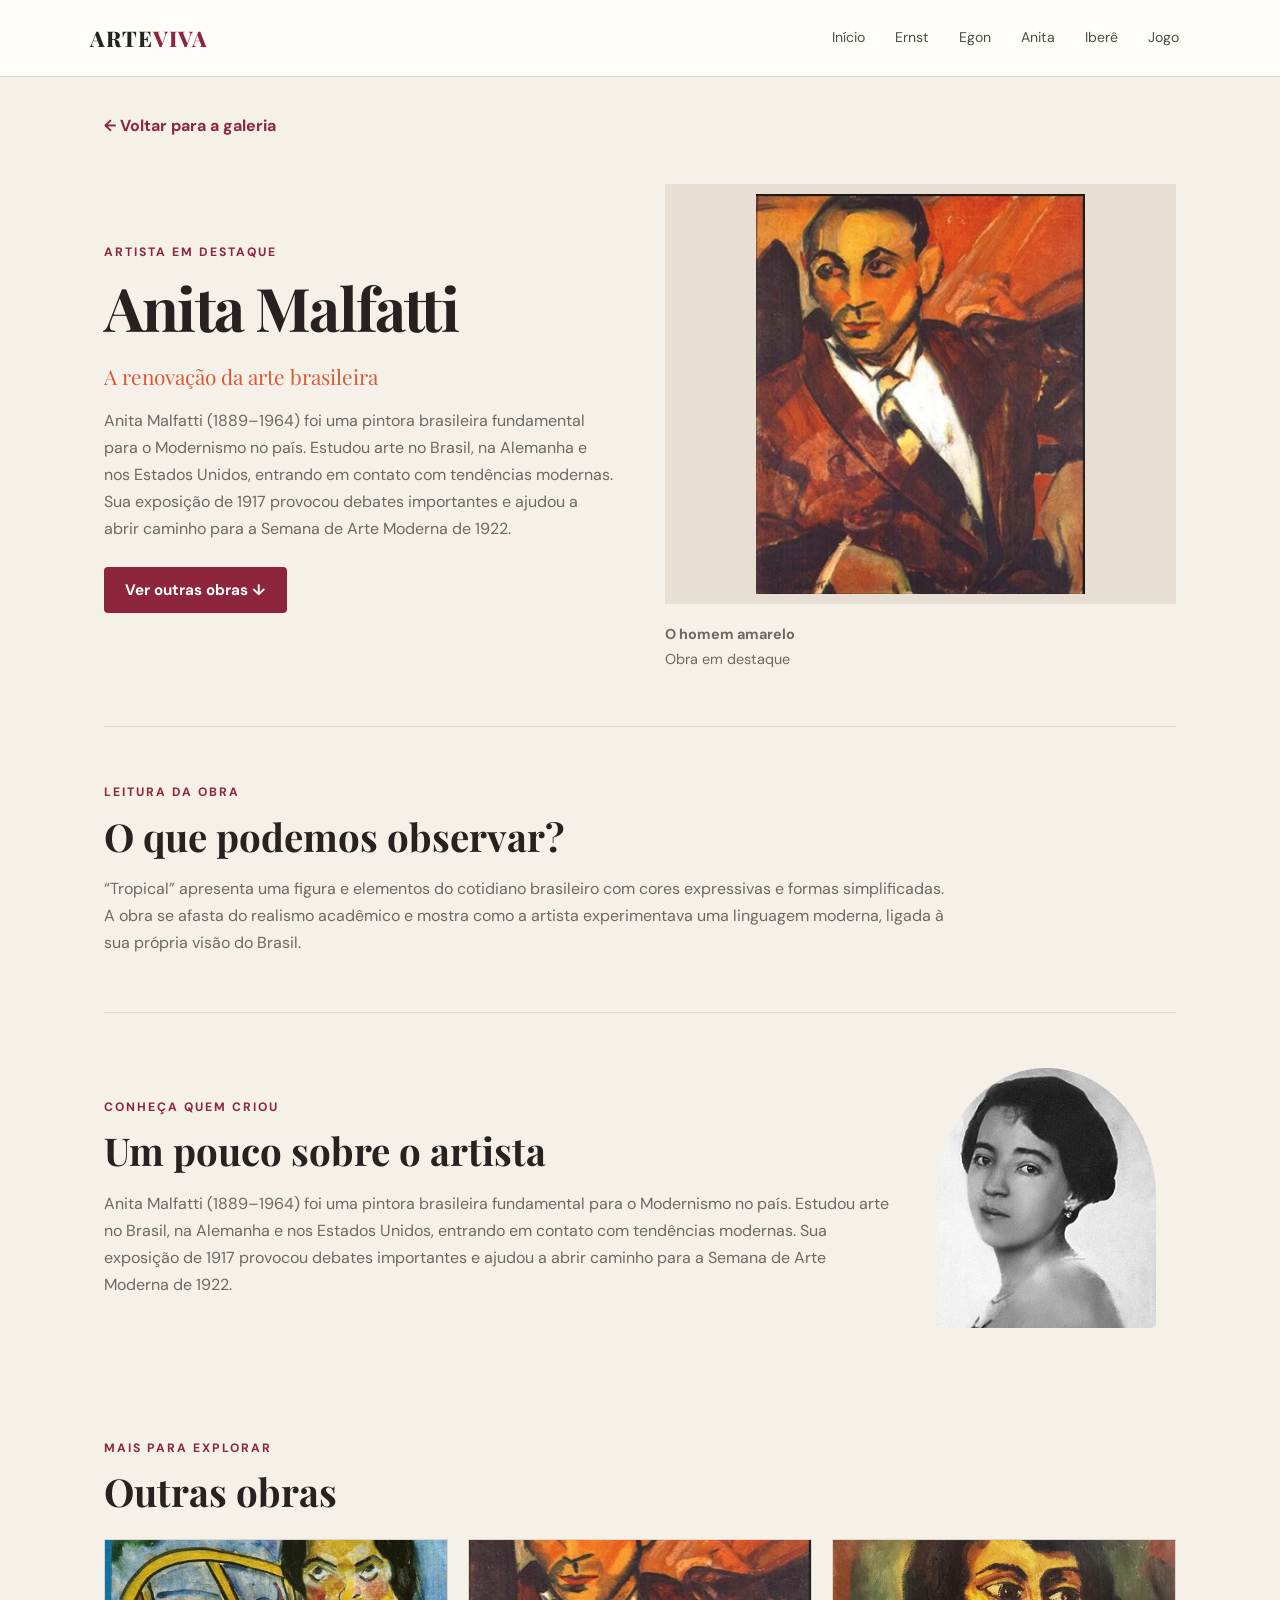
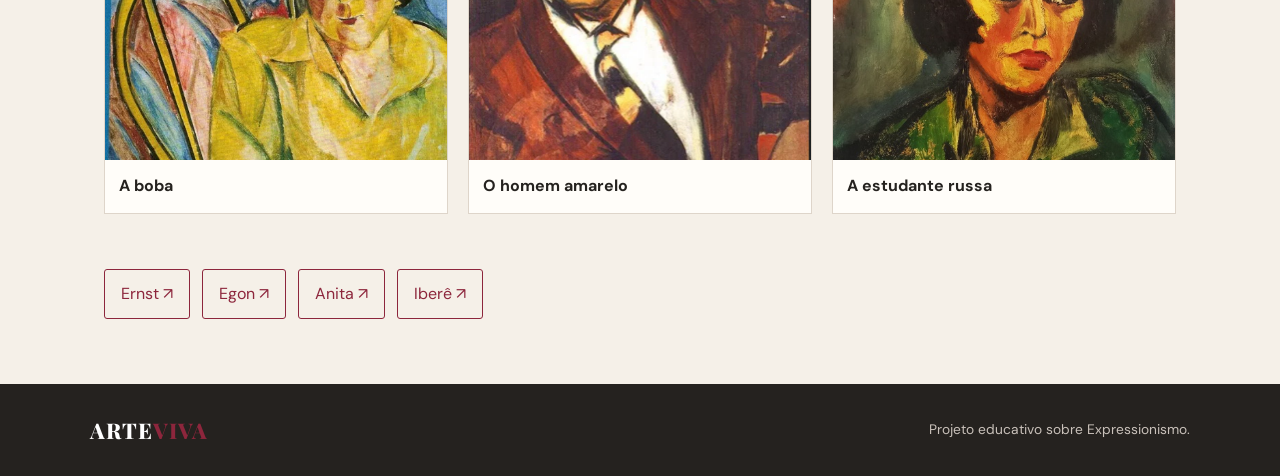
<file: anita.html>
<!DOCTYPE html>
<html lang="pt-BR">
<head>
    <meta charset="UTF-8">
    <meta name="viewport" content="width=device-width, initial-scale=1.0">
    <title>Anita Malfatti | ArteViva</title>
    <link rel="stylesheet" href="style.css">
</head>
<body>
    <header class="topo">
        <a class="logo" href="index.html">ARTE<span>VIVA</span></a>
        <nav>
            <a href="index.html">Início</a>
            <a href="ernst.html">Ernst</a>
            <a href="egon.html">Egon</a>
            <a href="anita.html">Anita</a>
            <a href="ibere.html">Iberê</a>
            <a href="jogo.html">Jogo</a>
        </nav>
    </header>
    <main class="pagina-artista">
        <a class="voltar" href="index.html">← Voltar para a galeria</a>
        <section class="artista-capa">
            <div class="artista-texto">
                <p class="etiqueta">ARTISTA EM DESTAQUE</p>
                <h1>Anita Malfatti</h1>
                <p class="frase">A renovação da arte brasileira</p>
                <p>Anita Malfatti (1889–1964) foi uma pintora brasileira fundamental para o Modernismo no país. Estudou arte no Brasil, na Alemanha e nos Estados Unidos, entrando em contato com tendências modernas. Sua exposição de 1917 provocou debates importantes e ajudou a abrir caminho para a Semana de Arte Moderna de 1922.</p>
                <a class="botao" href="#outras-obras">Ver outras obras ↓</a>
            </div>
            <div class="obra-principal">
                <img src="imagens/amarelo.webp" alt="O homem amarelo, de Anita Malfatti" onerror="this.src='https://images.unsplash.com/photo-1578301978693-85fa9c0320b9?auto=format&fit=crop&w=1000&q=85'">
                <p class="legenda"><strong>O homem amarelo</strong><br>Obra em destaque</p>
            </div>
        </section>
        <section class="bloco detalhe-obra">
            <p class="etiqueta">LEITURA DA OBRA</p>
            <h2>O que podemos observar?</h2>
            <p>“Tropical” apresenta uma figura e elementos do cotidiano brasileiro com cores expressivas e formas simplificadas. A obra se afasta do realismo acadêmico e mostra como a artista experimentava uma linguagem moderna, ligada à sua própria visão do Brasil.</p>
        </section>
        <section class="bloco artista-biografia">
            <div><p class="etiqueta">CONHEÇA QUEM CRIOU</p><h2>Um pouco sobre o artista</h2><p>Anita Malfatti (1889–1964) foi uma pintora brasileira fundamental para o Modernismo no país. Estudou arte no Brasil, na Alemanha e nos Estados Unidos, entrando em contato com tendências modernas. Sua exposição de 1917 provocou debates importantes e ajudou a abrir caminho para a Semana de Arte Moderna de 1922.</p></div>
            <img class="foto-artista" src="imagens/ani.jpg" alt="Fotografia de Anita Malfatti" onerror="this.src='https://images.unsplash.com/photo-1500648767791-00dcc994a43e?auto=format&fit=crop&w=500&q=80'">
        </section>
        <section class="bloco" id="outras-obras">
            <p class="etiqueta">MAIS PARA EXPLORAR</p>
            <h2>Outras obras</h2>
            <div class="grade-mini">
                <article class="mini-obra"><img src="imagens/boba.webp" alt="A boba" onerror="this.src='https://images.unsplash.com/photo-1578301978693-85fa9c0320b9?auto=format&fit=crop&w=1000&q=85'"><p>A boba</p></article>
                <article class="mini-obra"><img src="imagens/amarelo.webp" alt="O homem amarelo" onerror="this.src='https://images.unsplash.com/photo-1578301978693-85fa9c0320b9?auto=format&fit=crop&w=1000&q=85'"><p>O homem amarelo</p></article>
                <article class="mini-obra"><img src="imagens/russa.jpg" alt="A estudante russa" onerror="this.src='https://images.unsplash.com/photo-1578301978693-85fa9c0320b9?auto=format&fit=crop&w=1000&q=85'"><p>A estudante russa</p></article>
            </div>
        </section>
        <section class="navegacao-artistas">
            <a href="ernst.html">Ernst ↗</a><a href="egon.html">Egon ↗</a><a href="anita.html">Anita ↗</a><a href="ibere.html">Iberê ↗</a>
        </section>
    </main>
    <footer><a class="logo" href="index.html">ARTE<span>VIVA</span></a><p>Projeto educativo sobre Expressionismo.</p></footer>
</body>
</html>
</file>
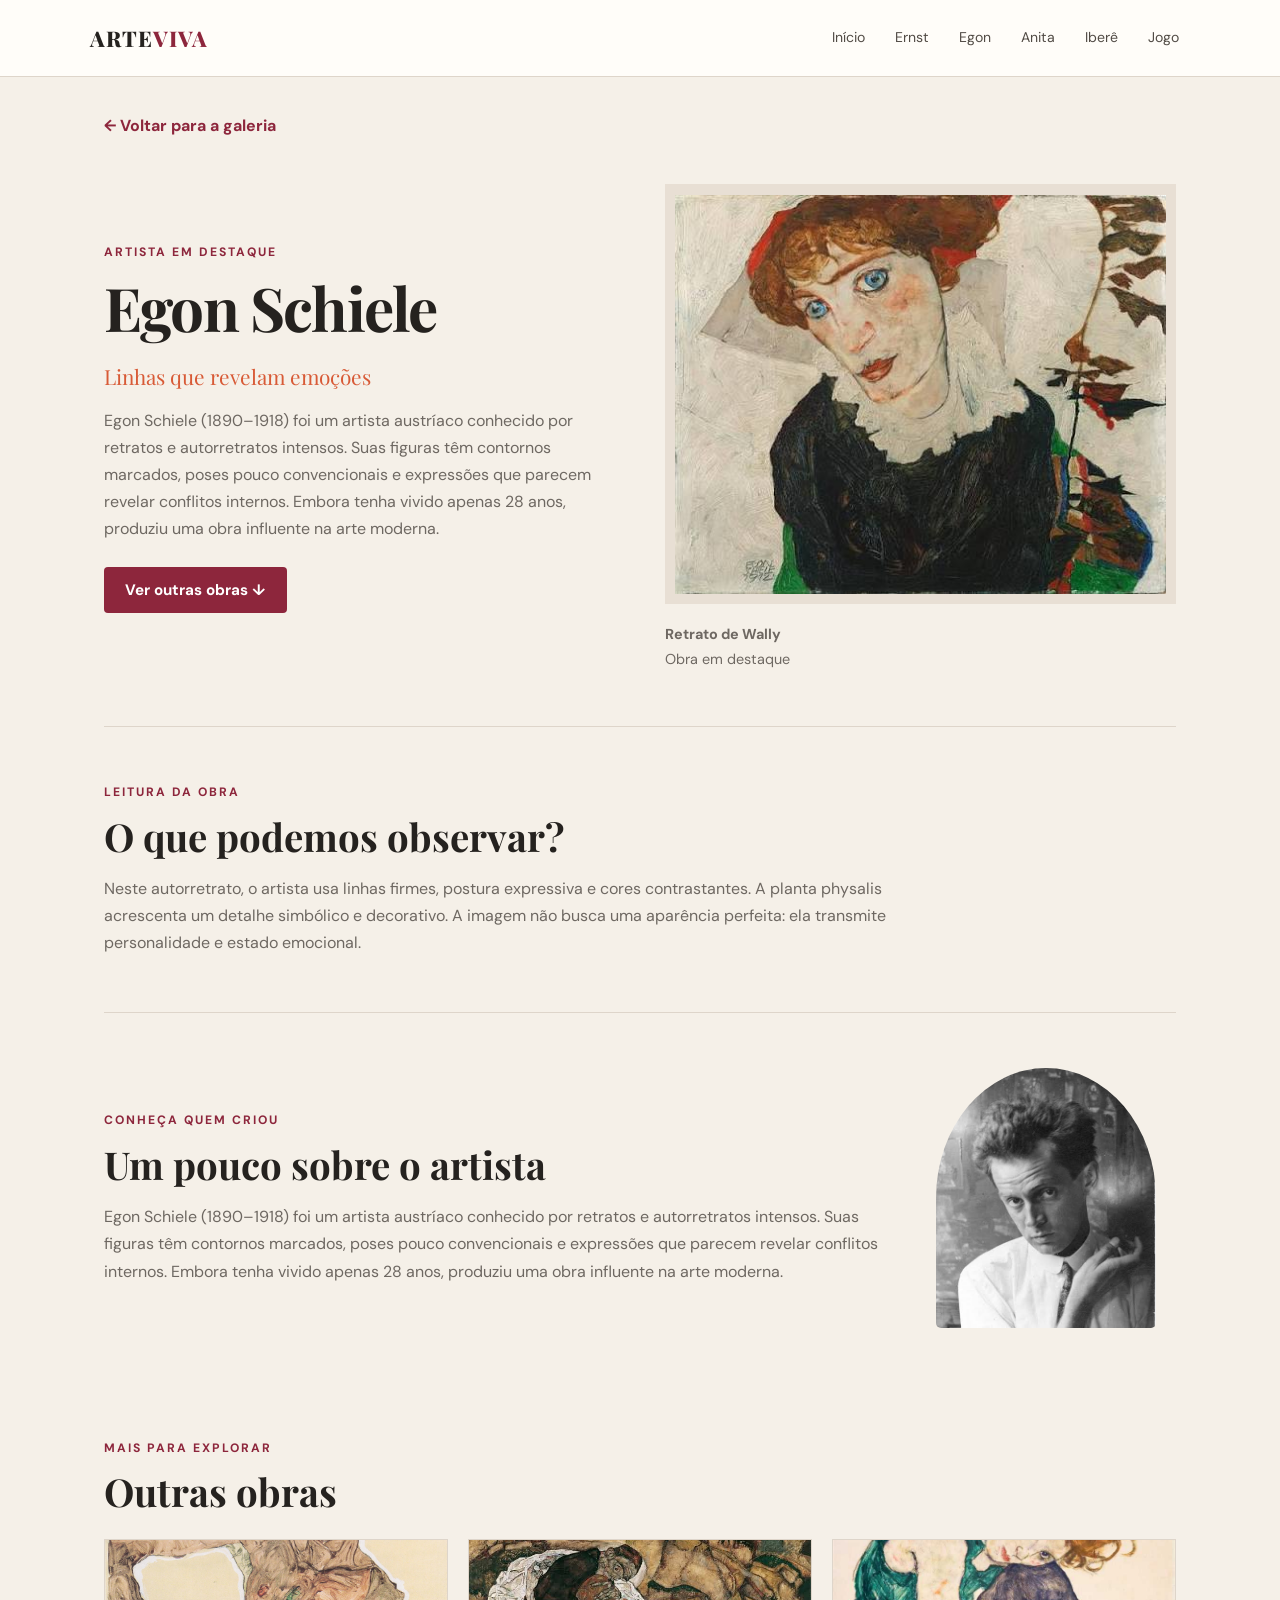
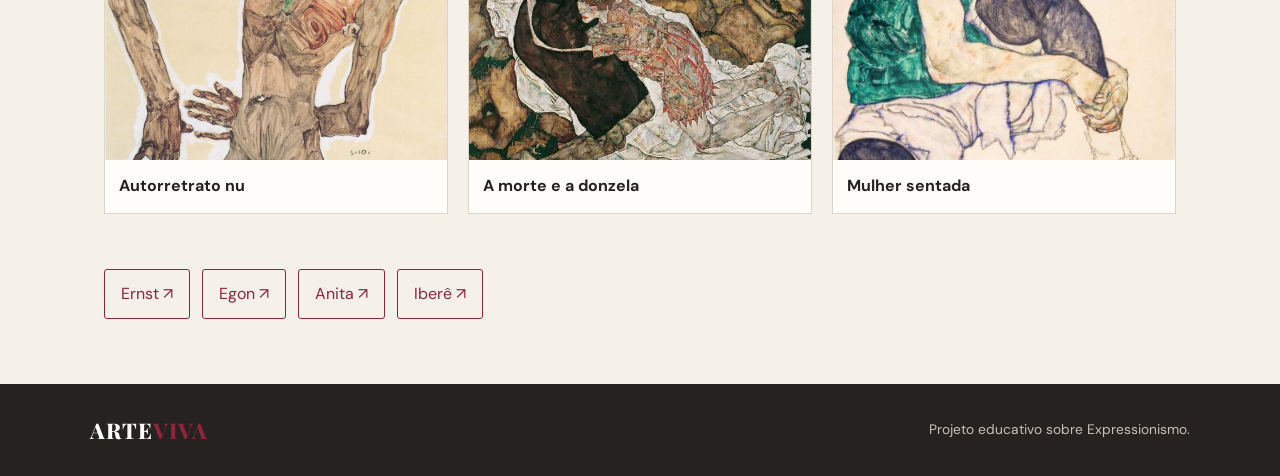
<file: egon.html>
<!DOCTYPE html>
<html lang="pt-BR">
<head>
    <meta charset="UTF-8">
    <meta name="viewport" content="width=device-width, initial-scale=1.0">
    <title>Egon Schiele | ArteViva</title>
    <link rel="stylesheet" href="style.css">
</head>
<body>
    <header class="topo">
        <a class="logo" href="index.html">ARTE<span>VIVA</span></a>
        <nav>
            <a href="index.html">Início</a>
            <a href="ernst.html">Ernst</a>
            <a href="egon.html">Egon</a>
            <a href="anita.html">Anita</a>
            <a href="ibere.html">Iberê</a>
            <a href="jogo.html">Jogo</a>
        </nav>
    </header>
    <main class="pagina-artista">
        <a class="voltar" href="index.html">← Voltar para a galeria</a>
        <section class="artista-capa">
            <div class="artista-texto">
                <p class="etiqueta">ARTISTA EM DESTAQUE</p>
                <h1>Egon Schiele</h1>
                <p class="frase">Linhas que revelam emoções</p>
                <p>Egon Schiele (1890–1918) foi um artista austríaco conhecido por retratos e autorretratos intensos. Suas figuras têm contornos marcados, poses pouco convencionais e expressões que parecem revelar conflitos internos. Embora tenha vivido apenas 28 anos, produziu uma obra influente na arte moderna.</p>
                <a class="botao" href="#outras-obras">Ver outras obras ↓</a>
            </div>
            <div class="obra-principal">
                <img src="imagens/images (3).jpg" alt="Retrato de Wally, por Egon Schiele" onerror="this.src='https://images.unsplash.com/photo-1579783902614-a3fb3927b6a5?auto=format&fit=crop&w=1000&q=85'">
                <p class="legenda"><strong>Retrato de Wally</strong><br>Obra em destaque</p>
            </div>
        </section>
        <section class="bloco detalhe-obra">
            <p class="etiqueta">LEITURA DA OBRA</p>
            <h2>O que podemos observar?</h2>
            <p>Neste autorretrato, o artista usa linhas firmes, postura expressiva e cores contrastantes. A planta physalis acrescenta um detalhe simbólico e decorativo. A imagem não busca uma aparência perfeita: ela transmite personalidade e estado emocional.</p>
        </section>
        <section class="bloco artista-biografia">
            <div><p class="etiqueta">CONHEÇA QUEM CRIOU</p><h2>Um pouco sobre o artista</h2><p>Egon Schiele (1890–1918) foi um artista austríaco conhecido por retratos e autorretratos intensos. Suas figuras têm contornos marcados, poses pouco convencionais e expressões que parecem revelar conflitos internos. Embora tenha vivido apenas 28 anos, produziu uma obra influente na arte moderna.</p></div>
            <img class="foto-artista" src="imagens/images (4).jpg" alt="Fotografia de Egon Schiele" onerror="this.src='https://images.unsplash.com/photo-1500648767791-00dcc994a43e?auto=format&fit=crop&w=500&q=80'">
        </section>
        <section class="bloco" id="outras-obras">
            <p class="etiqueta">MAIS PARA EXPLORAR</p>
            <h2>Outras obras</h2>
            <div class="grade-mini">
                <article class="mini-obra"><img src="imagens/aut.jpeg" alt="Autorretrato nu" onerror="this.src='https://images.unsplash.com/photo-1579783902614-a3fb3927b6a5?auto=format&fit=crop&w=1000&q=85'"><p>Autorretrato nu</p></article>
                <article class="mini-obra"><img src="imagens/images (5).jpg" alt="A morte e a donzela" onerror="this.src='https://images.unsplash.com/photo-1579783902614-a3fb3927b6a5?auto=format&fit=crop&w=1000&q=85'"><p>A morte e a donzela</p></article>
                <article class="mini-obra"><img src="imagens/mulher.jpg" alt="Mulher sentada" onerror="this.src='https://images.unsplash.com/photo-1579783902614-a3fb3927b6a5?auto=format&fit=crop&w=1000&q=85'"><p>Mulher sentada</p></article>
            </div>
        </section>
        <section class="navegacao-artistas">
            <a href="ernst.html">Ernst ↗</a><a href="egon.html">Egon ↗</a><a href="anita.html">Anita ↗</a><a href="ibere.html">Iberê ↗</a>
        </section>
    </main>
    <footer><a class="logo" href="index.html">ARTE<span>VIVA</span></a><p>Projeto educativo sobre Expressionismo.</p></footer>
</body>
</html>
</file>
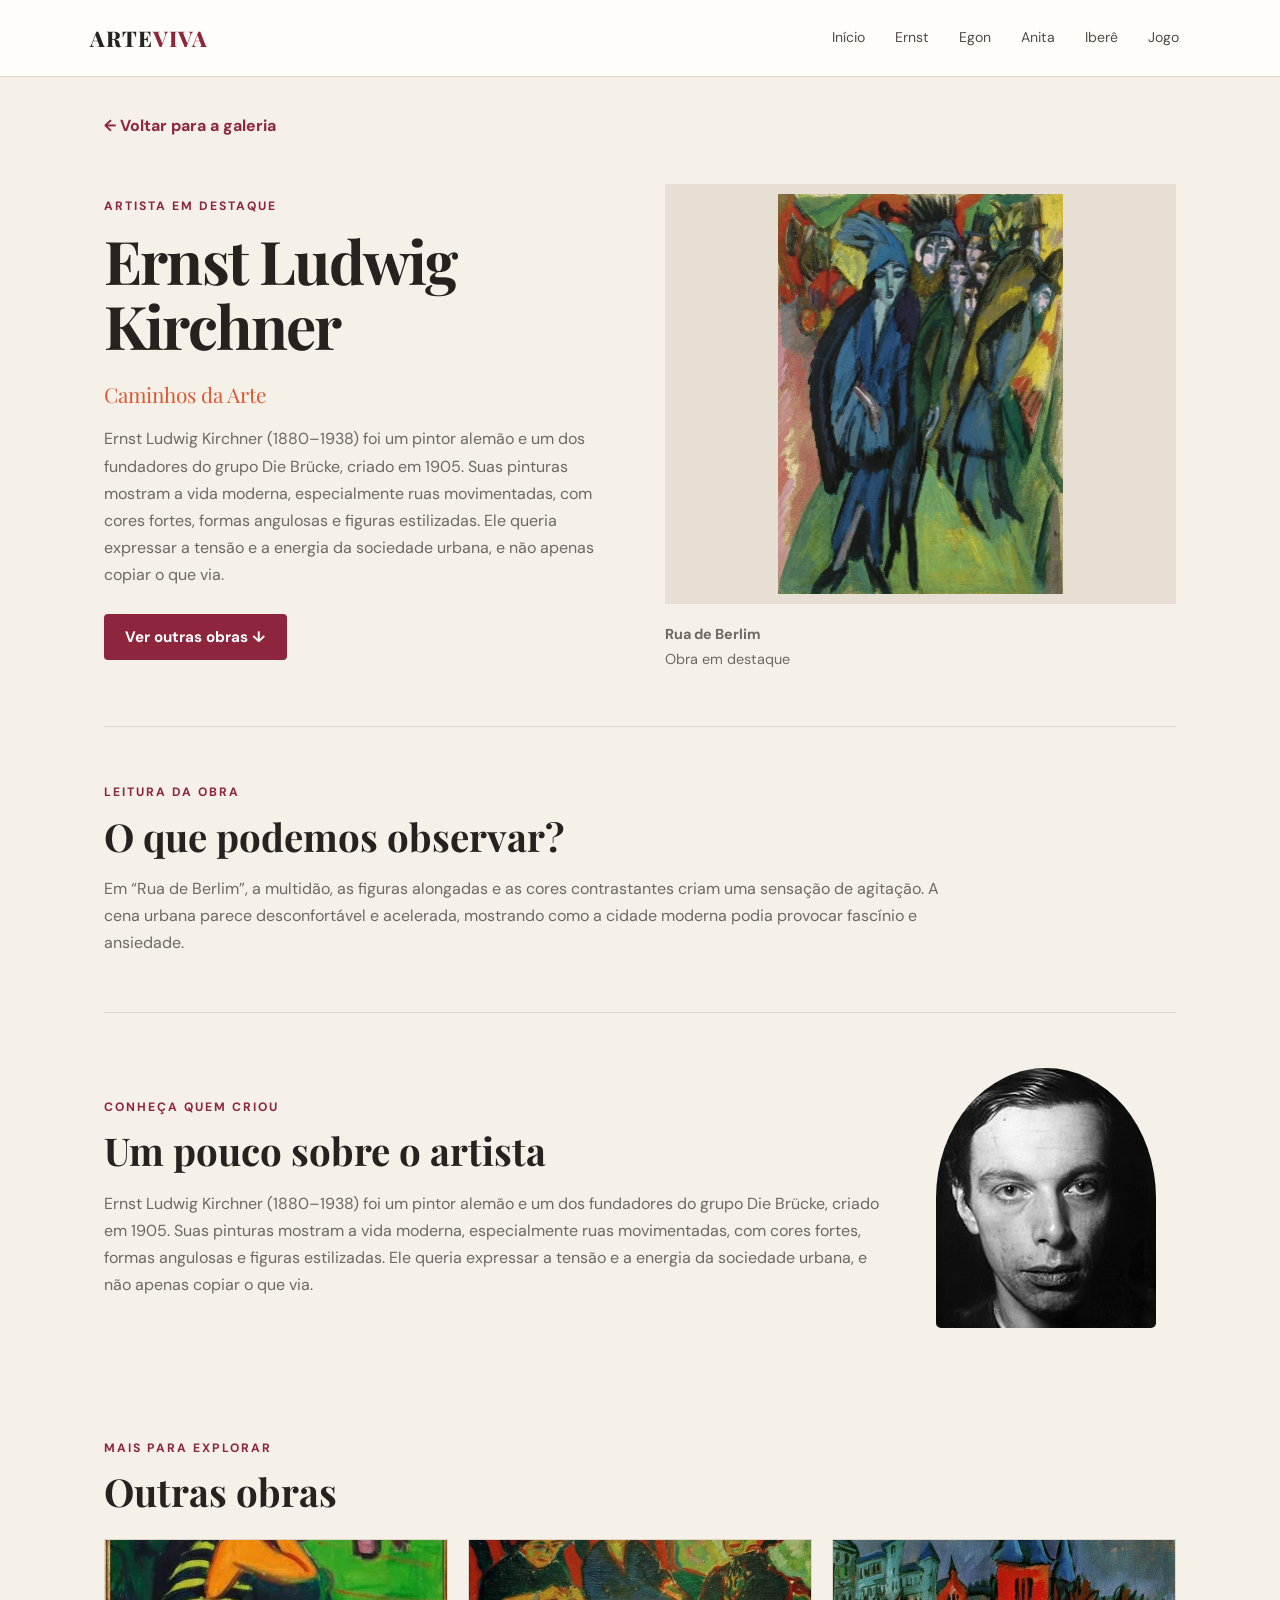
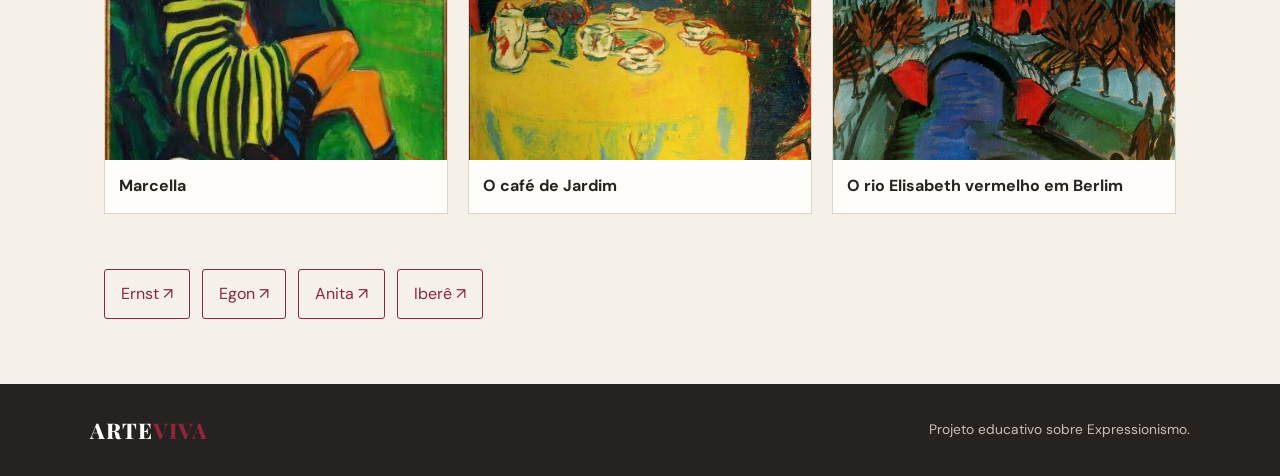
<file: ernst.html>
<!DOCTYPE html>
<html lang="pt-BR">
<head>
    <meta charset="UTF-8">
    <meta name="viewport" content="width=device-width, initial-scale=1.0">
    <title>Ernst Ludwig Kirchner | ArteViva</title>
    <link rel="stylesheet" href="style.css">
</head>
<body>
    <header class="topo">
        <a class="logo" href="index.html">ARTE<span>VIVA</span></a>
        <nav>
            <a href="index.html">Início</a>
            <a href="ernst.html">Ernst</a>
            <a href="egon.html">Egon</a>
            <a href="anita.html">Anita</a>
            <a href="ibere.html">Iberê</a>
            <a href="jogo.html">Jogo</a>
        </nav>
    </header>
    <main class="pagina-artista">
        <a class="voltar" href="index.html">← Voltar para a galeria</a>
        <section class="artista-capa">
            <div class="artista-texto">
                <p class="etiqueta">ARTISTA EM DESTAQUE</p>
                <h1>Ernst Ludwig Kirchner</h1>
                <p class="frase">Caminhos da Arte</p>
                <p>Ernst Ludwig Kirchner (1880–1938) foi um pintor alemão e um dos fundadores do grupo Die Brücke, criado em 1905. Suas pinturas mostram a vida moderna, especialmente ruas movimentadas, com cores fortes, formas angulosas e figuras estilizadas. Ele queria expressar a tensão e a energia da sociedade urbana, e não apenas copiar o que via.</p>
                <a class="botao" href="#outras-obras">Ver outras obras ↓</a>
            </div>
            <div class="obra-principal">
                <img src="imagens/famosa ernst.webp" alt="Rua de Berlim, de Ernst Ludwig Kirchner" onerror="this.src='https://images.unsplash.com/photo-1577083552431-6e5fd01aa342?auto=format&fit=crop&w=1000&q=85'">
                <p class="legenda"><strong>Rua de Berlim</strong><br>Obra em destaque</p>
            </div>
        </section>
        <section class="bloco detalhe-obra">
            <p class="etiqueta">LEITURA DA OBRA</p>
            <h2>O que podemos observar?</h2>
            <p>Em “Rua de Berlim”, a multidão, as figuras alongadas e as cores contrastantes criam uma sensação de agitação. A cena urbana parece desconfortável e acelerada, mostrando como a cidade moderna podia provocar fascínio e ansiedade.</p>
        </section>
        <section class="bloco artista-biografia">
            <div><p class="etiqueta">CONHEÇA QUEM CRIOU</p><h2>Um pouco sobre o artista</h2><p>Ernst Ludwig Kirchner (1880–1938) foi um pintor alemão e um dos fundadores do grupo Die Brücke, criado em 1905. Suas pinturas mostram a vida moderna, especialmente ruas movimentadas, com cores fortes, formas angulosas e figuras estilizadas. Ele queria expressar a tensão e a energia da sociedade urbana, e não apenas copiar o que via.</p></div>
            <img class="foto-artista" src="imagens/ernest.jpg" alt="Fotografia de Ernst Ludwig Kirchner" onerror="this.src='https://images.unsplash.com/photo-1500648767791-00dcc994a43e?auto=format&fit=crop&w=500&q=80'">
        </section>
        <section class="bloco" id="outras-obras">
            <p class="etiqueta">MAIS PARA EXPLORAR</p>
            <h2>Outras obras</h2>
            <div class="grade-mini">
                <article class="mini-obra"><img src="imagens/images.jpg" alt="Marcella" onerror="this.src='https://images.unsplash.com/photo-1577083552431-6e5fd01aa342?auto=format&fit=crop&w=1000&q=85'"><p>Marcella</p></article>
                <article class="mini-obra"><img src="imagens/lalala.jpg" alt="O caé de Jardim" onerror="this.src='https://images.unsplash.com/photo-1577083552431-6e5fd01aa342?auto=format&fit=crop&w=1000&q=85'"><p>O café de Jardim</p></article>
                <article class="mini-obra"><img src="imagens/o rio.jpg" alt="O rio Elisabeth vermelho em Berlim" onerror="this.src='https://images.unsplash.com/photo-1577083552431-6e5fd01aa342?auto=format&fit=crop&w=1000&q=85'"><p>O rio Elisabeth vermelho em Berlim</p></article>
            </div>
        </section>
        <section class="navegacao-artistas">
            <a href="ernst.html">Ernst ↗</a><a href="egon.html">Egon ↗</a><a href="anita.html">Anita ↗</a><a href="ibere.html">Iberê ↗</a>
        </section>
    </main>
    <footer><a class="logo" href="index.html">ARTE<span>VIVA</span></a><p>Projeto educativo sobre Expressionismo.</p></footer>
</body>
</html>
</file>
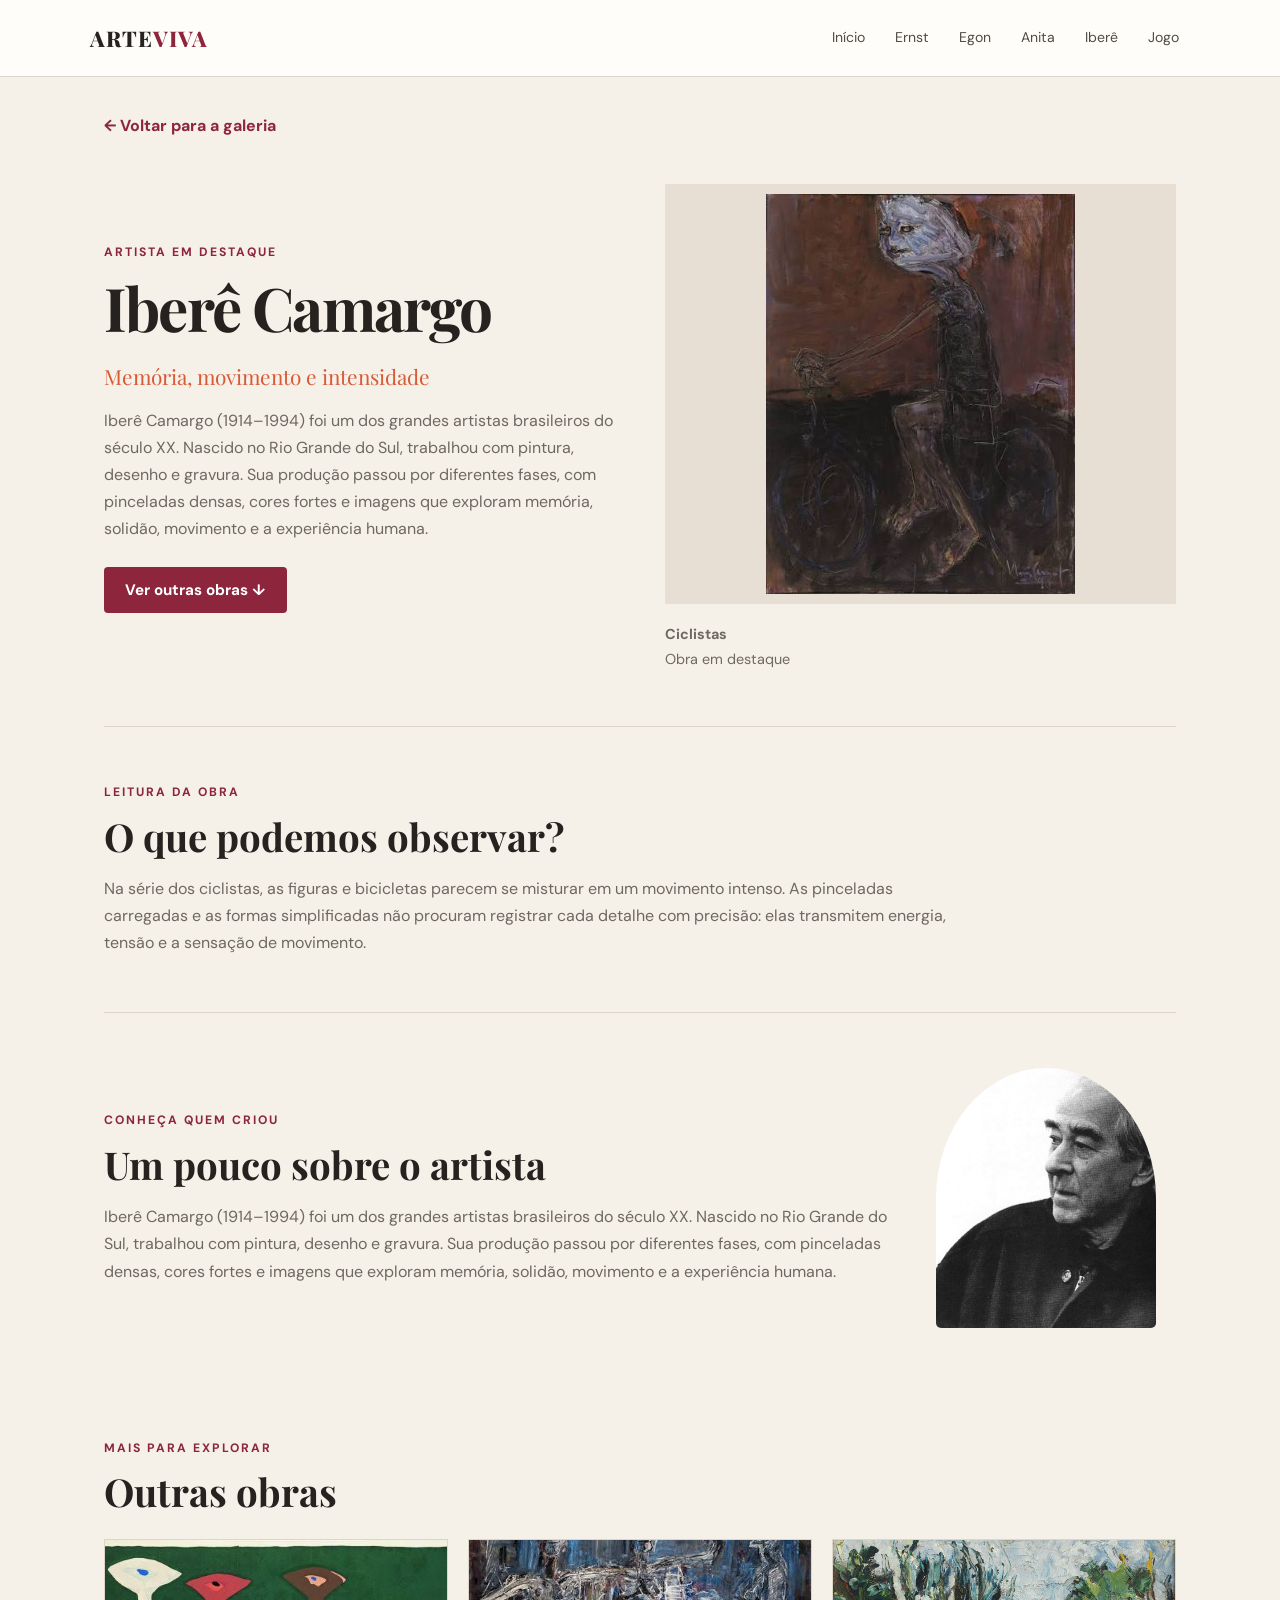
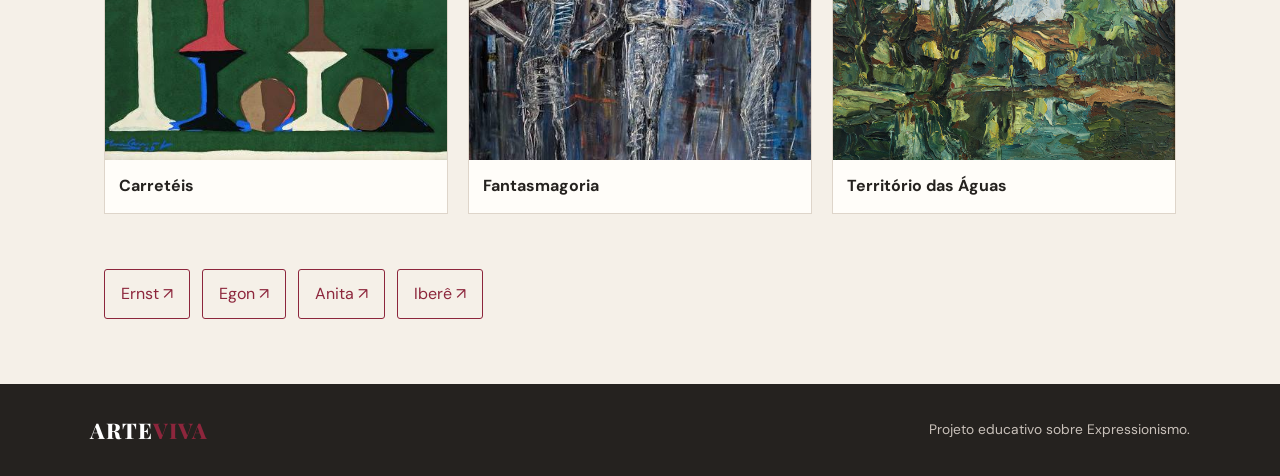
<file: ibere.html>
<!DOCTYPE html>
<html lang="pt-BR">
<head>
    <meta charset="UTF-8">
    <meta name="viewport" content="width=device-width, initial-scale=1.0">
    <title>Iberê Camargo | ArteViva</title>
    <link rel="stylesheet" href="style.css">
</head>
<body>
    <header class="topo">
        <a class="logo" href="index.html">ARTE<span>VIVA</span></a>
        <nav>
            <a href="index.html">Início</a>
            <a href="ernst.html">Ernst</a>
            <a href="egon.html">Egon</a>
            <a href="anita.html">Anita</a>
            <a href="ibere.html">Iberê</a>
            <a href="jogo.html">Jogo</a>
        </nav>
    </header>
    <main class="pagina-artista">
        <a class="voltar" href="index.html">← Voltar para a galeria</a>
        <section class="artista-capa">
            <div class="artista-texto">
                <p class="etiqueta">ARTISTA EM DESTAQUE</p>
                <h1>Iberê Camargo</h1>
                <p class="frase">Memória, movimento e intensidade</p>
                <p>Iberê Camargo (1914–1994) foi um dos grandes artistas brasileiros do século XX. Nascido no Rio Grande do Sul, trabalhou com pintura, desenho e gravura. Sua produção passou por diferentes fases, com pinceladas densas, cores fortes e imagens que exploram memória, solidão, movimento e a experiência humana.</p>
                <a class="botao" href="#outras-obras">Ver outras obras ↓</a>
            </div>
            <div class="obra-principal">
                <img src="imagens/ciclistas.jpg" alt="Ciclistas, de Iberê Camargo" onerror="this.src='https://images.unsplash.com/photo-1577083288073-40892c0860a4?auto=format&fit=crop&w=1000&q=85'">
                <p class="legenda"><strong>Ciclistas</strong><br>Obra em destaque</p>
            </div>
        </section>
        <section class="bloco detalhe-obra">
            <p class="etiqueta">LEITURA DA OBRA</p>
            <h2>O que podemos observar?</h2>
            <p>Na série dos ciclistas, as figuras e bicicletas parecem se misturar em um movimento intenso. As pinceladas carregadas e as formas simplificadas não procuram registrar cada detalhe com precisão: elas transmitem energia, tensão e a sensação de movimento.</p>
        </section>
        <section class="bloco artista-biografia">
            <div><p class="etiqueta">CONHEÇA QUEM CRIOU</p><h2>Um pouco sobre o artista</h2><p>Iberê Camargo (1914–1994) foi um dos grandes artistas brasileiros do século XX. Nascido no Rio Grande do Sul, trabalhou com pintura, desenho e gravura. Sua produção passou por diferentes fases, com pinceladas densas, cores fortes e imagens que exploram memória, solidão, movimento e a experiência humana.</p></div>
            <img class="foto-artista" src="imagens/ibere.jpg" alt="Fotografia de Iberê Camargo" onerror="this.src='https://images.unsplash.com/photo-1500648767791-00dcc994a43e?auto=format&fit=crop&w=500&q=80'">
        </section>
        <section class="bloco" id="outras-obras">
            <p class="etiqueta">MAIS PARA EXPLORAR</p>
            <h2>Outras obras</h2>
            <div class="grade-mini">
                <article class="mini-obra"><img src="imagens/images (1).jpg" alt="Carretéis" onerror="this.src='https://images.unsplash.com/photo-1577083288073-40892c0860a4?auto=format&fit=crop&w=1000&q=85'"><p>Carretéis</p></article>
                <article class="mini-obra"><img src="imagens/images (2).jpg" alt="Fantasmagoria" onerror="this.src='https://images.unsplash.com/photo-1577083288073-40892c0860a4?auto=format&fit=crop&w=1000&q=85'"><p>Fantasmagoria</p></article>
                <article class="mini-obra"><img src="imagens/terr.jpg" alt="Território das Águas" onerror="this.src='https://images.unsplash.com/photo-1577083288073-40892c0860a4?auto=format&fit=crop&w=1000&q=85'"><p>Território das Águas</p></article>
            </div>
        </section>
        <section class="navegacao-artistas">
            <a href="ernst.html">Ernst ↗</a><a href="egon.html">Egon ↗</a><a href="anita.html">Anita ↗</a><a href="ibere.html">Iberê ↗</a>
        </section>
    </main>
    <footer><a class="logo" href="index.html">ARTE<span>VIVA</span></a><p>Projeto educativo sobre Expressionismo.</p></footer>
</body>
</html>
</file>
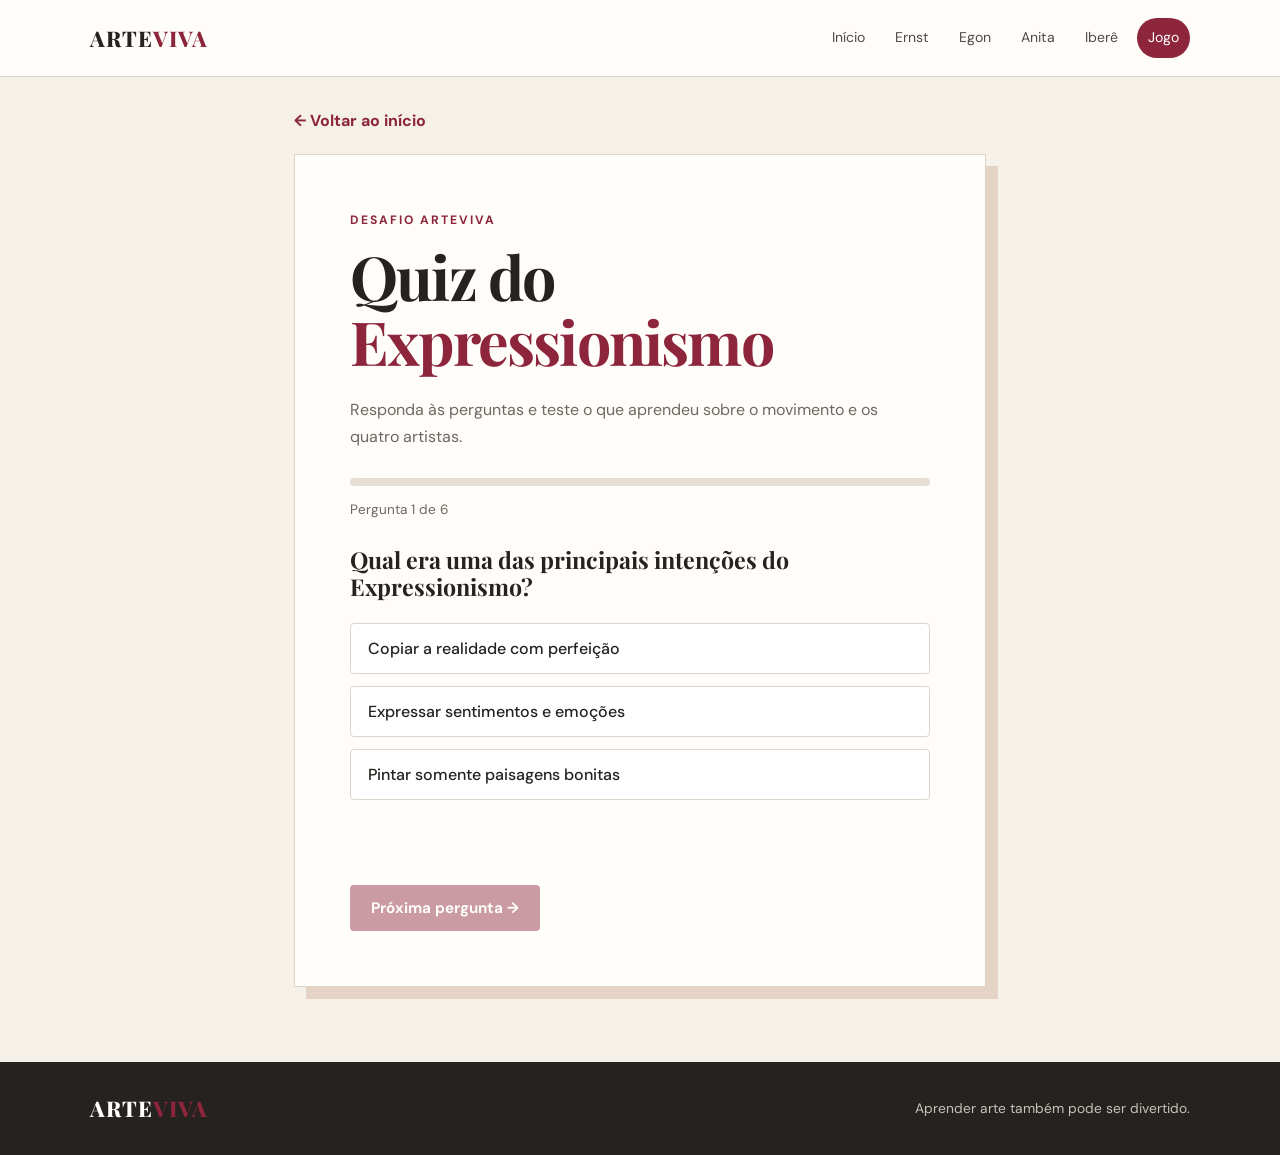
<file: jogo.html>
<!DOCTYPE html>
<html lang="pt-BR">
<head>
    <meta charset="UTF-8">
    <meta name="viewport" content="width=device-width, initial-scale=1.0">
    <title>Quiz do Expressionismo | ArteViva</title>
    <link rel="stylesheet" href="style.css">
    <script src="script.js" defer></script>
</head>
<body>
    <header class="topo">
        <a class="logo" href="index.html">ARTE<span>VIVA</span></a>
        <nav><a href="index.html">Início</a><a href="ernst.html">Ernst</a><a href="egon.html">Egon</a><a href="anita.html">Anita</a><a href="ibere.html">Iberê</a><a class="ativo" href="jogo.html">Jogo</a></nav>
    </header>
    <main class="quiz-pagina">
        <a class="voltar" href="index.html">← Voltar ao início</a>
        <section class="quiz-card">
            <p class="etiqueta">DESAFIO ARTEVIVA</p>
            <h1>Quiz do <span>Expressionismo</span></h1>
            <p>Responda às perguntas e teste o que aprendeu sobre o movimento e os quatro artistas.</p>
            <div class="barra-fundo"><div id="barra" class="barra"></div></div>
            <p id="progresso" class="progresso">Pergunta 1 de 6</p>
            <h2 id="pergunta">Carregando pergunta...</h2>
            <div id="opcoes" class="opcoes"></div>
            <p id="feedback" class="feedback" aria-live="polite"></p>
            <button id="proxima" class="botao" type="button" disabled>Próxima pergunta →</button>
            <div id="resultado" class="resultado" hidden></div>
        </section>
    </main>
    <footer><a class="logo" href="index.html">ARTE<span>VIVA</span></a><p>Aprender arte também pode ser divertido.</p></footer>
</body>
</html>
</file>
<file: style.css>
@import url('https://fonts.googleapis.com/css2?family=DM+Sans:wght@400;500;600;700&family=Playfair+Display:wght@500;600;700;800&display=swap');

* {
    margin: 0;
    padding: 0;
    box-sizing: border-box;
}

:root {
    --fundo: #f5f0e8;
    --texto: #25221f;
    --vinho: #8d263c;
    --laranja: #d85a36;
    --rosa: #e7b7aa;
    --claro: #fffdf9;
    --cinza: #6e6862;
    --linha: #ded5ca;
}

html { scroll-behavior: smooth; }

body {
    background: var(--fundo);
    color: var(--texto);
    font-family: 'DM Sans', Arial, sans-serif;
    line-height: 1.7;
}

a { color: inherit; text-decoration: none; }

.topo {
    display: flex;
    justify-content: space-between;
    align-items: center;
    gap: 24px;
    padding: 18px 7%;
    background: var(--claro);
    border-bottom: 1px solid var(--linha);
}

.logo {
    font-family: 'Playfair Display', Georgia, serif;
    font-weight: 800;
    font-size: 1.35rem;
    letter-spacing: 1px;
    white-space: nowrap;
}
.logo span { color: var(--vinho); }

nav { display: flex; flex-wrap: wrap; gap: 8px; }
nav a {
    padding: 8px 11px;
    border-radius: 20px;
    font-size: .88rem;
    color: #514b45;
}
nav a:hover, nav a.ativo { background: var(--vinho); color: white; }

main { max-width: 1200px; margin: 0 auto; padding: 0 5%; }
.capa {
    display: grid;
    grid-template-columns: 1.05fr .95fr;
    align-items: center;
    gap: 55px;
    padding: 75px 0 85px;
}
.capa h1, .artista-texto h1, .quiz-card h1 {
    font-family: 'Playfair Display', Georgia, serif;
    font-size: clamp(2.7rem, 5.4vw, 5rem);
    line-height: 1.08;
    margin: 12px 0 22px;
    letter-spacing: -1.8px;
}
.capa h1 span, .quiz-card h1 span { color: var(--vinho); }
.capa-texto > p:not(.etiqueta) { max-width: 540px; font-size: 1.1rem; color: var(--cinza); margin-bottom: 28px; }
.etiqueta {
    color: var(--vinho);
    font-size: .76rem;
    font-weight: 700;
    letter-spacing: 2px;
    text-transform: uppercase;
}
.capa-arte { position: relative; }
.capa-arte img {
    width: 100%;
    height: 440px;
    object-fit: cover;
    border-radius: 48% 48% 8px 8px;
    box-shadow: 18px 18px 0 var(--rosa);
}
.selo {
    position: absolute;
    bottom: 24px;
    left: -25px;
    background: var(--vinho);
    color: white;
    padding: 18px 23px;
    font-family: 'Playfair Display', Georgia, serif;
    font-size: 1.05rem;
    transform: rotate(-4deg);
}
.botao {
    display: inline-block;
    background: var(--vinho);
    color: white;
    border: 0;
    padding: 13px 21px;
    border-radius: 4px;
    font: 700 .95rem 'DM Sans', Arial, sans-serif;
    cursor: pointer;
    transition: transform .2s, background .2s;
}
.botao:hover { background: #65182a; transform: translateY(-2px); }
.bloco { padding: 55px 0; }
.bloco h2, .chamada-jogo h2, .quiz-card h2 {
    font-family: 'Playfair Display', Georgia, serif;
    font-size: clamp(1.8rem, 3vw, 2.7rem);
    line-height: 1.2;
    margin: 10px 0 16px;
}
.introducao { border-top: 1px solid var(--linha); }
.introducao > p:not(.etiqueta) { max-width: 850px; color: var(--cinza); font-size: 1.05rem; }
.mini-destaques { display: grid; grid-template-columns: repeat(3, 1fr); gap: 18px; margin-top: 32px; }
.mini-destaques article { padding: 22px; background: #ebe2d7; border-left: 4px solid var(--laranja); }
.mini-destaques strong { display: block; font: 700 1.5rem 'Playfair Display', Georgia, serif; color: var(--vinho); margin-bottom: 6px; }
.mini-destaques span { display: block; color: var(--cinza); font-size: .93rem; }
.subtitulo { color: var(--cinza); margin-bottom: 28px; }
.grade-obras { display: grid; grid-template-columns: repeat(2, 1fr); gap: 25px; }
.cartao-obra { background: var(--claro); border: 1px solid var(--linha); transition: transform .2s, box-shadow .2s; }
.cartao-obra:hover { transform: translateY(-5px); box-shadow: 0 12px 28px #2c20121c; }
.cartao-obra > img { width: 100%; height: 290px; object-fit: cover; display: block; background: #ded5ca; }
.cartao-info { padding: 22px 24px 25px; position: relative; }
.numero { color: var(--laranja); font-weight: 700; font-size: .78rem; letter-spacing: 1px; }
.cartao-info h3 { font: 700 1.45rem 'Playfair Display', Georgia, serif; margin-top: 4px; }
.cartao-info p { color: var(--cinza); }
.saiba { display: inline-block; margin-top: 14px; color: var(--vinho); font-size: .9rem; font-weight: 700; }
.tabela-bloco { border-top: 1px solid var(--linha); margin-top: 30px; }
.tabela-rolagem { overflow-x: auto; }
table { border-collapse: collapse; width: 100%; min-width: 650px; background: var(--claro); margin-top: 24px; }
th, td { text-align: left; padding: 15px 17px; border-bottom: 1px solid var(--linha); }
th { background: #332c2a; color: white; font-size: .85rem; }
td { font-size: .92rem; }
td a { color: var(--vinho); text-decoration: underline; font-weight: 700; }
.chamada-jogo { background: var(--vinho); color: white; padding: 35px 40px; display: flex; justify-content: space-between; align-items: center; gap: 25px; margin: 35px 0 75px; }
.chamada-jogo .etiqueta { color: #f4c6b8; }
.chamada-jogo h2 { margin-bottom: 8px; }
.chamada-jogo p:not(.etiqueta) { color: #f3dfdc; }
.botao-claro { background: var(--claro); color: var(--vinho); white-space: nowrap; }
.botao-claro:hover { background: #f2dfd9; }
footer { padding: 28px 7%; background: #25221f; color: white; display: flex; align-items: center; justify-content: space-between; gap: 20px; }
footer p { color: #c9c1ba; font-size: .86rem; }

.pagina-artista { padding-top: 30px; }
.voltar { display: inline-block; color: var(--vinho); font-weight: 700; margin: 5px 0 20px; }
.artista-capa { display: grid; grid-template-columns: 1fr 1fr; gap: 50px; align-items: center; padding: 25px 0 55px; }
.artista-texto h1 { font-size: clamp(2.6rem, 4.7vw, 4.4rem); }
.artista-texto > p:not(.etiqueta):not(.frase) { color: var(--cinza); margin-bottom: 25px; }
.frase { font: 1.3rem 'Playfair Display', Georgia, serif; color: var(--laranja); margin-bottom: 17px; }
.obra-principal img { width: 100%; height: 420px; object-fit: contain; background: #e8dfd4; padding: 10px; }
.legenda { padding-top: 10px; color: var(--cinza); font-size: .9rem; }
.detalhe-obra { border-top: 1px solid var(--linha); border-bottom: 1px solid var(--linha); }
.detalhe-obra p:not(.etiqueta), .artista-biografia p:not(.etiqueta) { max-width: 850px; color: var(--cinza); }
.artista-biografia { display: grid; grid-template-columns: 1fr 240px; gap: 45px; align-items: center; }
.foto-artista { width: 220px; height: 260px; object-fit: cover; border-radius: 50% 50% 5px 5px; filter: grayscale(100%); }
.grade-mini { display: grid; grid-template-columns: repeat(3, 1fr); gap: 20px; margin-top: 25px; }
.mini-obra { background: var(--claro); border: 1px solid var(--linha); padding-bottom: 14px; }
.mini-obra img { display: block; width: 100%; height: 220px; object-fit: cover; background: #e8dfd4; }
.mini-obra p { padding: 12px 14px 0; font-weight: 700; }
.navegacao-artistas { display: flex; flex-wrap: wrap; gap: 12px; padding: 0 0 65px; }
.navegacao-artistas a { padding: 10px 16px; border: 1px solid var(--vinho); color: var(--vinho); border-radius: 3px; }
.navegacao-artistas a:hover { background: var(--vinho); color: white; }

.quiz-pagina { max-width: 820px; padding-top: 25px; padding-bottom: 75px; }
.quiz-card { background: var(--claro); padding: clamp(25px, 5vw, 55px); border: 1px solid var(--linha); box-shadow: 12px 12px 0 #e5d4c6; }
.quiz-card h1 { font-size: clamp(2.4rem, 5vw, 3.8rem); }
.quiz-card > p:not(.etiqueta):not(.progresso):not(.feedback) { color: var(--cinza); }
.barra-fundo { height: 8px; background: #e7ded4; border-radius: 20px; margin-top: 28px; overflow: hidden; }
.barra { height: 100%; width: 0; background: var(--laranja); transition: width .3s; }
.progresso { font-size: .85rem; color: var(--cinza); margin: 12px 0 24px; }
.quiz-card h2 { font-size: 1.45rem; }
.opcoes { display: grid; gap: 12px; margin: 22px 0; }
.opcao { text-align: left; padding: 14px 17px; border: 1px solid var(--linha); border-radius: 4px; background: white; color: var(--texto); font: 500 1rem 'DM Sans', Arial, sans-serif; cursor: pointer; }
.opcao:hover:not(:disabled) { border-color: var(--vinho); background: #f8eeea; }
.opcao:disabled { cursor: default; }
.opcao.correta { background: #e0eee2; border-color: #468653; }
.opcao.errada { background: #f7e0df; border-color: #b83b3b; }
.feedback { min-height: 48px; margin-bottom: 15px; font-size: .95rem; }
.feedback.certo { color: #28733b; }
.feedback.errado { color: #a82d2d; }
.botao:disabled { opacity: .45; cursor: not-allowed; transform: none; }
.resultado { text-align: center; padding: 25px 0 5px; }
.resultado strong { display: block; color: var(--vinho); font: 800 4rem 'Playfair Display', Georgia, serif; margin: 15px 0; }
.resultado h2 { margin-bottom: 25px; }

@media (max-width: 800px) {
    .topo { flex-direction: column; padding: 16px 5%; }
    nav { justify-content: center; }
    .capa, .artista-capa { grid-template-columns: 1fr; gap: 35px; padding-top: 45px; }
    .capa-arte img { height: 360px; }
    .selo { left: 8px; }
    .mini-destaques { grid-template-columns: 1fr; }
    .grade-obras { grid-template-columns: 1fr; }
    .cartao-obra > img { height: 300px; }
    .chamada-jogo { flex-direction: column; align-items: flex-start; padding: 28px; }
    .artista-biografia { grid-template-columns: 1fr; }
    .foto-artista { width: 190px; height: 220px; }
    .grade-mini { grid-template-columns: 1fr 1fr; }
    footer { flex-direction: column; text-align: center; }
}
@media (max-width: 480px) {
    main { padding: 0 6%; }
    .capa h1 { font-size: 2.8rem; }
    .grade-mini { grid-template-columns: 1fr; }
    .mini-obra img { height: 250px; }
    .capa-arte img { height: 300px; }
}
```css
/* Seção de vídeo */
.video-section {
    max-width: 900px;
    margin: 50px auto;
    padding: 30px 20px;
    text-align: center;
}

.video-section h2 {
    font-family: 'Playfair Display', Georgia, serif;
    font-size: clamp(1.8rem, 3vw, 2.7rem);
    margin-bottom: 15px;
}

.video-section p {
    margin-bottom: 25px;
    line-height: 1.6;
}

.video-container {
    position: relative;
    width: 100%;
    padding-bottom: 56.25%;
    height: 0;
    overflow: hidden;
    border-radius: 12px;
}

.video-container iframe {
    position: absolute;
    top: 0;
    left: 0;
    width: 100%;
    height: 100%;
    border: none;
    border-radius: 12px;
}
</file>
